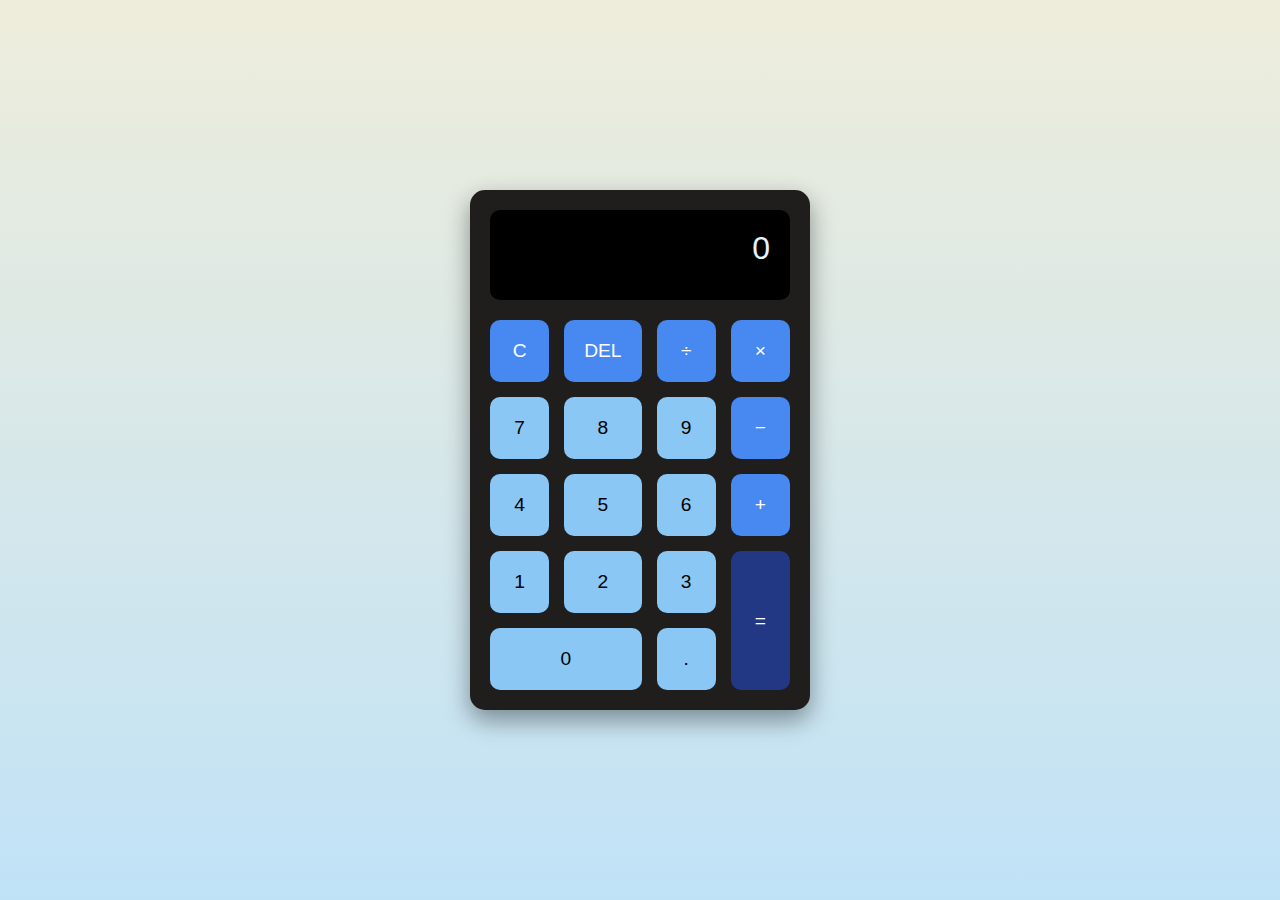
<file: calculator/index.html>
<!DOCTYPE html>
<html lang="en">
<head>
  <meta charset="UTF-8">
  <meta name="viewport" content="width=device-width, initial-scale=1">
  <title>Calculator</title>
  <link rel="icon" href="favicon_calc.png" type="image/png">
  <link rel="stylesheet" href="style.css">
</head>
<body>
  <div class="calculator">
    <div class="display" id="display">0</div>
    <div class="buttons">
      <button class="btn op" id="C" onclick="clearDisplay()">C</button>
      <button class="btn op" id="DEL" onclick="deleteLast()">DEL</button>
      <button class="btn op" id="/" onclick="append('/')">÷</button>
      <button class="btn op" id="*" onclick="append('*')">×</button>

      <button class="btn" id="7" onclick="append('7')">7</button>
      <button class="btn" id="8" onclick="append('8')">8</button>
      <button class="btn" id="9" onclick="append('9')">9</button>
      <button class="btn op" id="-" onclick="append('-')">−</button>

      <button class="btn" id="4" onclick="append('4')">4</button>
      <button class="btn" id="5" onclick="append('5')">5</button>
      <button class="btn" id="6" onclick="append('6')">6</button>
      <button class="btn op" id="+" onclick="append('+')">+</button>

      <button class="btn" id="1" onclick="append('1')">1</button>
      <button class="btn" id="2" onclick="append('2')">2</button>
      <button class="btn" id="3" onclick="append('3')">3</button>
      <button class="btn equal" id="=" onclick="calculate()">=</button>

      <button class="btn zero" id="0" onclick="append('0')">0</button>
      <button class="btn" id="." onclick="append('.')">.</button>
    </div>
  </div>

  <script src="script.js"></script>
</body>
</html>
</file>
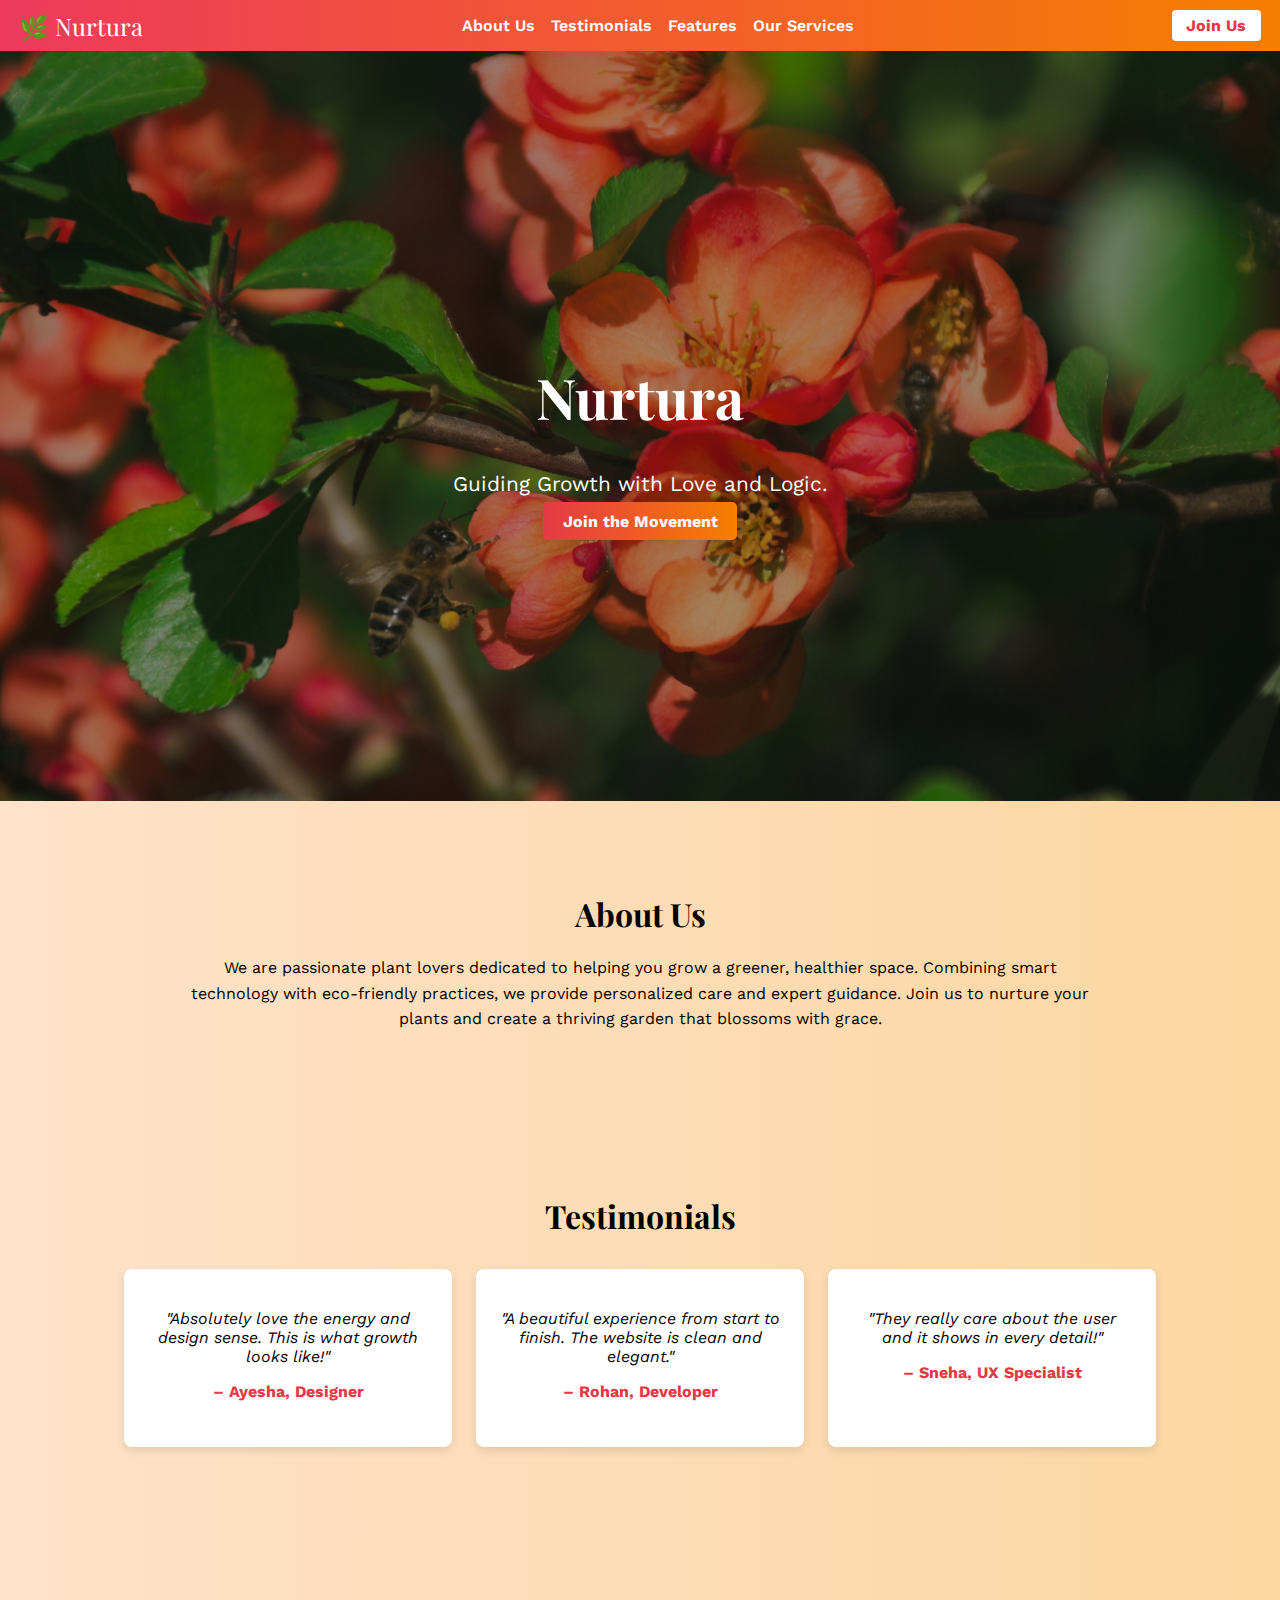
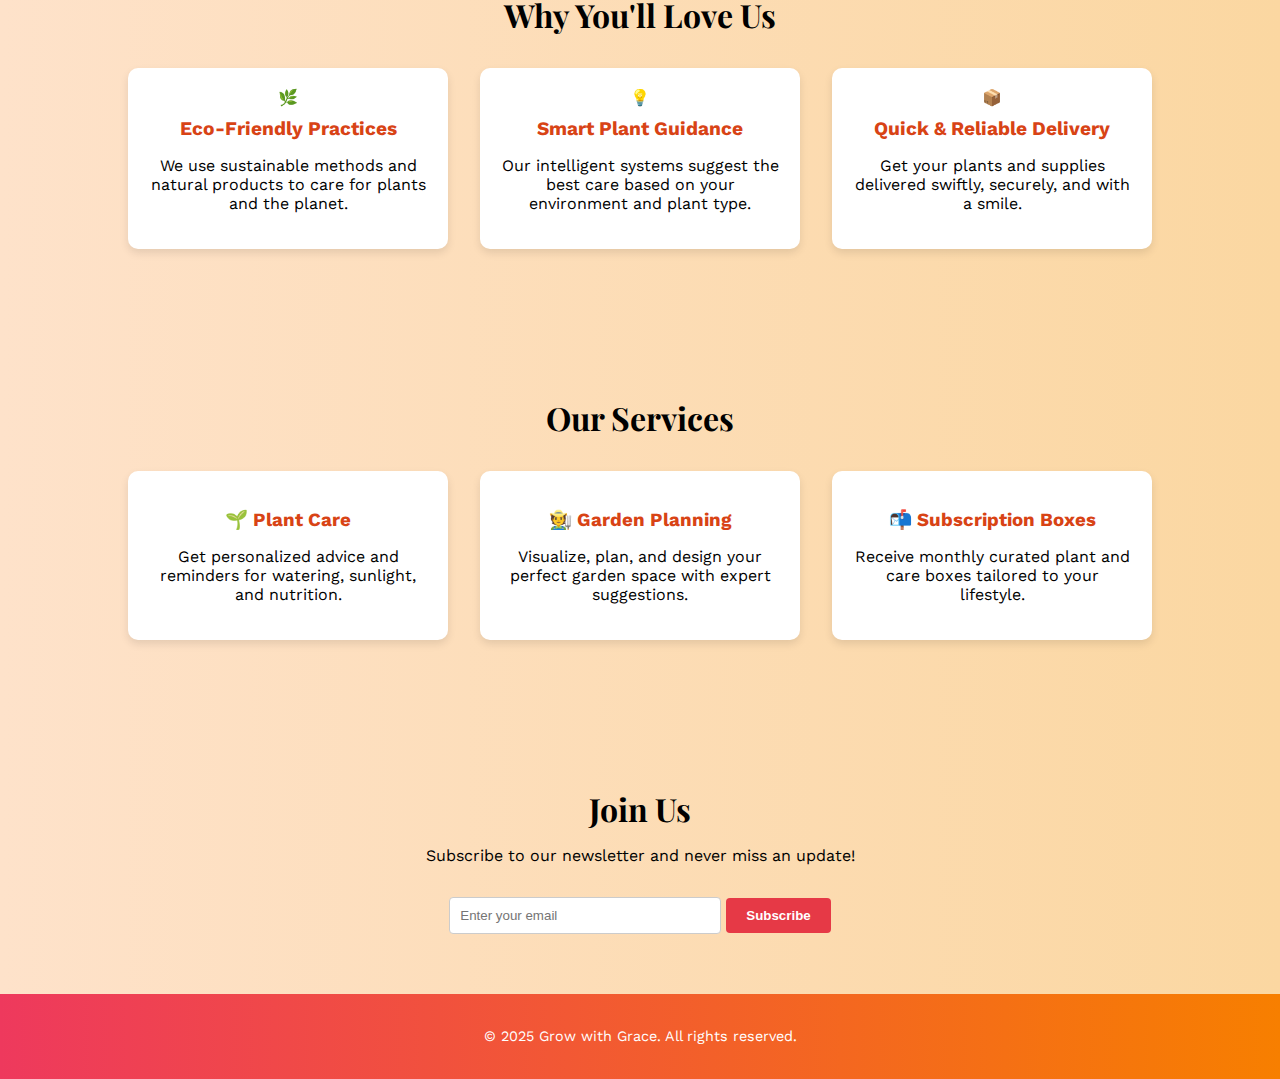
<file: landing_page/index.html>
<!DOCTYPE html>
<html lang="en">
<head>
  <meta charset="UTF-8" />
  <meta name="viewport" content="width=device-width, initial-scale=1.0"/>
  <title>Nurtura</title>
  <link rel="icon" href="favicon.png" type="image/png">
  <link href="https://fonts.googleapis.com/css2?family=Playfair+Display:wght@600&family=Work+Sans:wght@400;600&display=swap" rel="stylesheet">
  <link rel="stylesheet" href="style.css" />
</head>
<body>

  <!-- Navbar -->
  <nav class="navbar" id="navbar">
    <div class="nav-container">
      <div class="logo">🌿 Nurtura</div>
      <ul class="nav-list">
        <li><a href="#about">About Us</a></li>
        <li><a href="#testimonials">Testimonials</a></li>
        <li><a href="#features">Features</a></li>
        <li><a href="#services">Our Services</a></li>
      </ul>
      <a href="#join" class="join-btn">Join Us</a>
    </div>
  </nav>

  <!-- Hero Section -->
  <section class="hero">
    <div class="hero-overlay"></div>
    <div class="hero-content">
      <h1 class="hero-title">Nurtura</h1>
      <p class="hero-subtitle">Guiding Growth with Love and Logic.</p>
      <a href="#join" class="cta-btn">Join the Movement</a>
    </div>
  </section>

  <!-- About Us Section -->
  <section id="about" class="about">
    <h2>About Us</h2>
    <p>We are passionate plant lovers dedicated to helping you grow a greener, healthier space.
    Combining smart technology with eco-friendly practices, we provide personalized care and expert guidance.
    Join us to nurture your plants and create a thriving garden that blossoms with grace.</p>
  </section>

  <!-- Testimonial Section -->
  <section id="testimonials" class="testimonials">
  <h2>Testimonials</h2>
  <div class="testimonial-cards">
    <div class="testimonial-card">
      <p>"Absolutely love the energy and design sense. This is what growth looks like!"</p>
      <h4>– Ayesha, Designer</h4>
    </div>
    <div class="testimonial-card">
      <p>"A beautiful experience from start to finish. The website is clean and elegant."</p>
      <h4>– Rohan, Developer</h4>
    </div>
    <div class="testimonial-card">
      <p>"They really care about the user and it shows in every detail!"</p>
      <h4>– Sneha, UX Specialist</h4>
    </div>
  </div>
</section>

<!-- Features Section -->
<section id="features" class="features">
  <h2>Why You'll Love Us</h2>
  <div class="feature-cards">
    <div class="feature-card">
      🌿 <strong>Eco-Friendly Practices</strong>
      <p>We use sustainable methods and natural products to care for plants and the planet.</p>
    </div>
    <div class="feature-card">
      💡 <strong>Smart Plant Guidance</strong>
      <p>Our intelligent systems suggest the best care based on your environment and plant type.</p>
    </div>
    <div class="feature-card">
      📦 <strong>Quick & Reliable Delivery</strong>
      <p>Get your plants and supplies delivered swiftly, securely, and with a smile.</p>
    </div>
  </div>
</section>

<!-- Our Services -->
<section id="services" class="services">
  <h2>Our Services</h2>
  <div class="services-grid">
    <div class="service-card">
      <h3>🌱 Plant Care</h3>
      <p>Get personalized advice and reminders for watering, sunlight, and nutrition.</p>
    </div>
    <div class="service-card">
      <h3>🧑‍🌾 Garden Planning</h3>
      <p>Visualize, plan, and design your perfect garden space with expert suggestions.</p>
    </div>
    <div class="service-card">
      <h3>📬 Subscription Boxes</h3>
      <p>Receive monthly curated plant and care boxes tailored to your lifestyle.</p>
    </div>
  </div>
</section>

  <!-- Join Us -->
  <section id="join" class="join">
    <h2>Join Us</h2>
    <p>Subscribe to our newsletter and never miss an update!</p>
    <input type="email" placeholder="Enter your email" />
    <button>Subscribe</button>
  </section>

  <!-- Footer -->
  <footer class="footer">
    <p>&copy; 2025 Grow with Grace. All rights reserved.</p>
  </footer>

  <!-- JS -->
  <script>
    const navbar = document.getElementById("navbar");
    window.addEventListener("scroll", () => {
      if (window.scrollY > 50) {
        navbar.classList.add("scrolled");
      } else {
        navbar.classList.remove("scrolled");
      }
    });
  </script>

</body>
</html>
</file>
<file: calculator/style.css>
body {
  background: linear-gradient(to bottom, #eeeddb, #c0e2f7);;
  font-family: 'Segoe UI', sans-serif;
  display: flex;
  justify-content: center;
  align-items: center;
  height: 100vh;
  margin: 0;
}

.calculator {
  background: #1f1e1d;
  padding: 20px;
  border-radius: 15px;
  box-shadow: 0px 10px 25px rgba(0, 0, 0, 0.4);
  width: 300px;
}

.display {
  background: #000;
  color: rgb(230, 244, 252);
  font-size: 2em;
  padding: 20px;
  text-align: right;
  border-radius: 10px;
  margin-bottom: 20px;
  min-height: 50px;
  overflow-x: auto;
  white-space: nowrap;
  text-overflow: ellipsis;
  word-wrap: break-word;
}

.buttons {
  display: grid;
  grid-template-columns: repeat(4, 1fr);
  gap: 15px;
}

.btn {
  padding: 20px;
  font-size: 1.2em;
  background: #8ac7f5;
  color: rgb(0, 0, 0);
  border: none;
  border-radius: 10px;
  cursor: pointer;
  transition: all 0.1s ease;
}

.btn:hover {
  background: #add7eb;
}

.op {
  background: #4788f1;
  color: white;
}

.op:hover {
    background: #0c2c4e;
}

.equal {
  background: #233885;
  color: white;
  grid-row: span 2;
}

.equal:hover {
  background: #010f30;
}

.zero {
  grid-column: span 2;
}

.pressed {
  box-shadow: 0 0 10px #fff;
  transform: scale(0.95);
  background-color: #468bda !important;
}
</file>
<file: landing_page/style.css>
body {
  margin: 0;
  font-family: 'Work Sans', sans-serif;
  background: linear-gradient(to right, #fee2ca, #fbd7a1); /* Beige */
  scroll-behavior: smooth;
}

h2 {
  font-family: 'Playfair Display', serif;
  font-size: 2rem;
  text-align: center;
  margin-bottom: 1rem;
}

.navbar {
  position: sticky;
  top: 0;
  z-index: 1000;
  background: linear-gradient(to right, #ee395d, #f77f00);
  transition: opacity 0.3s ease;
}

.navbar.scrolled {
  opacity: 0.7;
}

.nav-container {
  display: flex;
  align-items: center;
  justify-content: space-between;
  padding: 0.6rem 1.2rem;
  flex-wrap: wrap;
}

.logo {
  font-family: 'Playfair Display', serif;
  font-size: 1.5rem;
  color: white;
}

.nav-list {
  display: flex;
  gap: 1rem;
  list-style: none;
  margin: 0;
  padding: 0;
  flex-wrap: wrap;
}

.nav-list li a {
  text-decoration: none;
  color: white;
  font-weight: 600;
}

.join-btn {
  background: white;
  color: #e63946;
  padding: 0.4rem 0.9rem;
  border-radius: 4px;
  font-weight: bold;
  text-decoration: none;
}

.hero {
  background: url('nurtura.jpg') no-repeat center center/cover;
  height: 70vh;
  position: relative;
  color: white;
  text-align: center;
  display: flex;
  align-items: center;
  justify-content: center;
}

.hero-overlay {
  position: absolute;
  top: 0;
  left: 0;
  background-color: rgba(0,0,0,0.3);
  width: 100%;
  height: 100%;
  z-index: 0;
}

.hero-content {
  position: relative;
  z-index: 1;
  padding: 2rem;
  animation: fadeIn 2s ease;
}

.hero-title {
  font-family: 'Playfair Display', serif;
  font-size: 3.5rem;
}

.hero-subtitle {
  font-size: 1.3rem;
  margin: 1rem 0;
}

.cta-btn {
  background: linear-gradient(to right, #e63946, #f77f00);
  color: white;
  padding: 0.6rem 1.2rem;
  border-radius: 5px;
  text-decoration: none;
  font-weight: bold;
  transition: 0.3s ease;
}

.cta-btn:hover {
  background: #f77f00;
}

section {
  padding: 60px 20px;
}

.about {
  max-width: 900px;
  margin: auto;
  text-align: center;
  line-height: 1.6;
}

.feature-cards, .service-cards {
  display: flex;
  justify-content: center;
  flex-wrap: wrap;
  gap: 1.5rem;
  margin-top: 20px;
}

.card {
  background: white;
  padding: 1.2rem;
  border-radius: 8px;
  box-shadow: 0 4px 10px rgba(0,0,0,0.1);
  transition: 0.3s ease;
  text-align: center;
  width: 200px;
}

.card:hover {
  transform: scale(1.05);
  background: #ffe8cc;
}

.testimonial-cards {
  display: flex;
  flex-wrap: wrap;
  gap: 1.5rem;
  justify-content: center;
  margin-top: 2rem;
}

.testimonial-card {
  background: white;
  border-radius: 8px;
  box-shadow: 0 4px 10px rgba(0,0,0,0.1);
  padding: 1.5rem;
  width: 280px;
  transition: transform 0.3s ease, background 0.3s ease;
  font-style: italic;
  text-align: center;
}

.testimonial-card:hover {
  background: #fff3e0;
  transform: translateY(-5px);
}

.testimonial-card h4 {
  margin-top: 1rem;
  font-style: normal;
  color: #e63946;
  font-weight: bold;
}

.join {
  text-align: center;
}

.join input {
  padding: 10px;
  width: 250px;
  margin-top: 1rem;
  border: 1px solid #ccc;
  border-radius: 4px;
}

.join button {
  padding: 10px 20px;
  margin-top: 1rem;
  background: #e63946;
  color: white;
  border: none;
  border-radius: 4px;
  cursor: pointer;
  font-weight: bold;
}

.footer {
  text-align: center;
  background: linear-gradient(to right, #ee395d, #f77f00);;
  padding: 20px;
  font-size: 0.9rem;
  color: #ffffff;
}

@keyframes fadeIn {
  0% { opacity: 0; transform: translateY(-20px); }
  100% { opacity: 1; transform: translateY(0); }
}

.features {
  padding: 60px 20px;
  text-align: center;
}

.feature-cards {
  display: flex;
  flex-wrap: wrap;
  justify-content: center;
  gap: 2rem;
  margin-top: 2rem;
}

.feature-card {
  background-color: #fff;
  border-radius: 10px;
  box-shadow: 0 4px 8px rgba(0,0,0,0.1);
  padding: 20px;
  width: 280px;
  transition: transform 0.3s ease, box-shadow 0.3s ease;
}

.feature-card:hover {
  transform: translateY(-5px);
  background: #fee2ca;
  box-shadow: 0 8px 16px rgba(0,0,0,0.15);
}

.feature-card strong {
  display: block;
  margin: 10px 0;
  font-size: 1.2rem;
  color: #d84315;
}

.services {
  padding: 60px 20px;
  text-align: center;
}

.services-grid {
  display: flex;
  flex-wrap: wrap;
  justify-content: center;
  gap: 2rem;
  margin-top: 2rem;
}

.service-card {
  background-color: #fff;
  border-radius: 10px;
  box-shadow: 0 4px 8px rgba(0,0,0,0.1);
  padding: 20px;
  width: 280px;
  transition: transform 0.3s ease, box-shadow 0.3s ease;
}

.service-card:hover {
  transform: translateY(-5px);
  background: #ffe9bf;
  box-shadow: 0 8px 16px rgba(0,0,0,0.15);
}

.service-card h3 {
  margin-bottom: 10px;
  color: #d84315;
}
</file>
